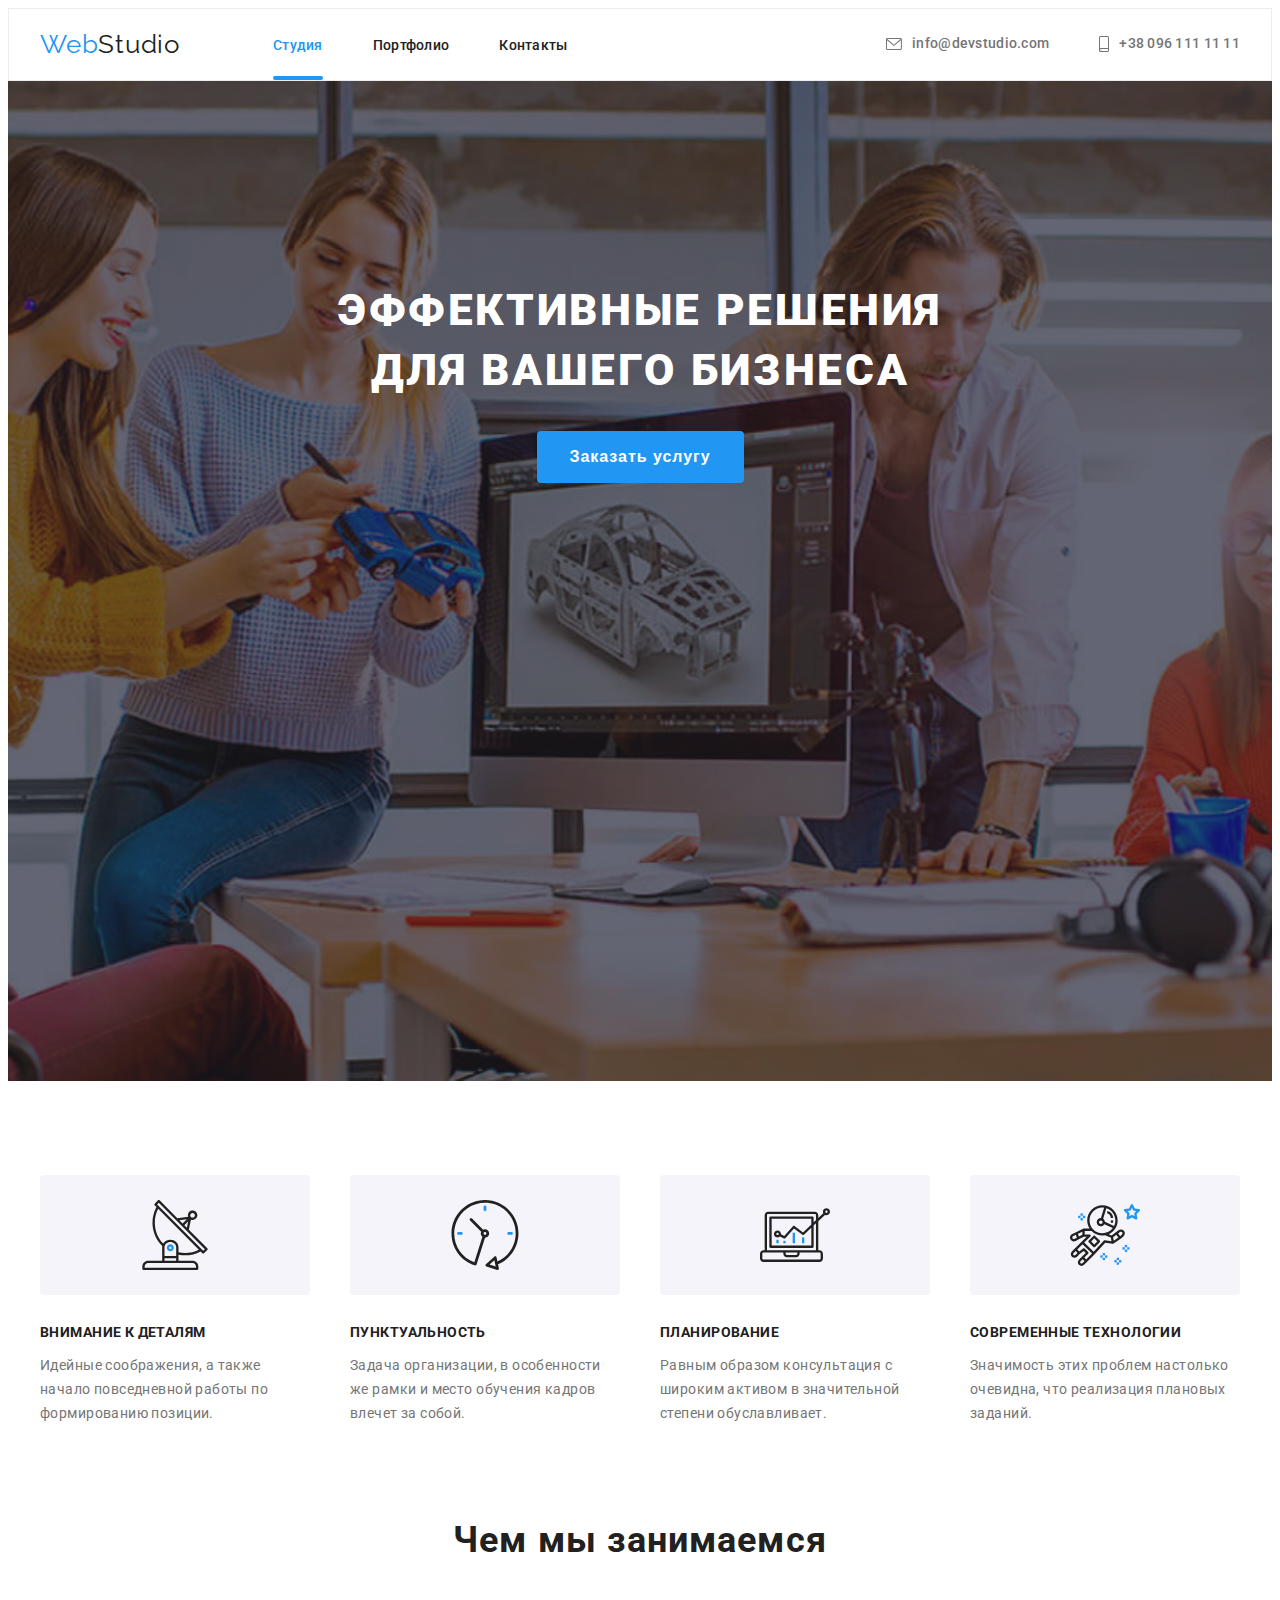
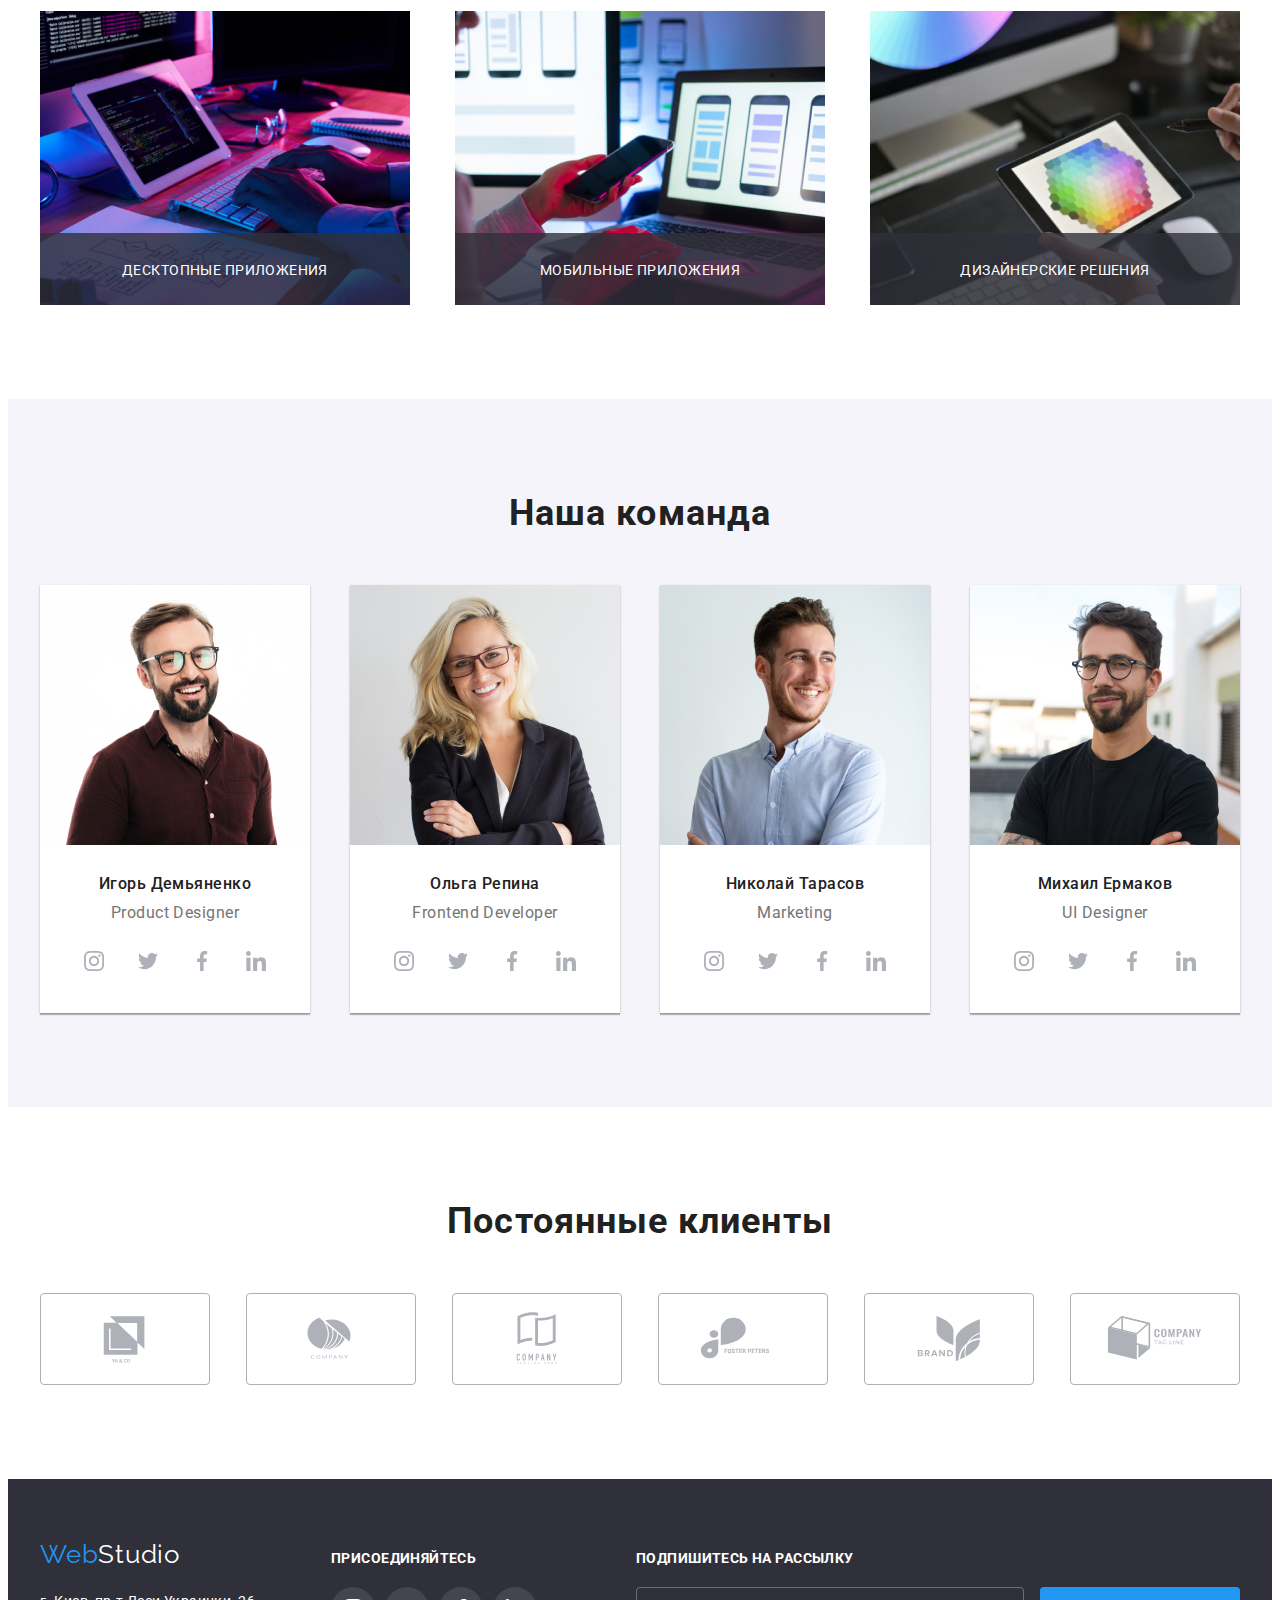
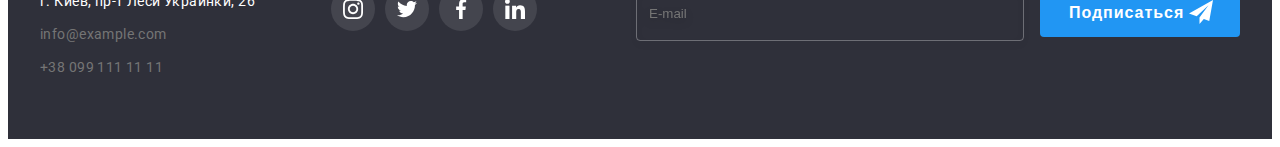
<file: index.html>
<!DOCTYPE html>
<html lang="ru">
  <head>
    <meta charset="UTF-8" />
    <meta http-equiv="X-UA-Compatible" content="IE=edge" />
    <meta name="viewport" content="width=device-width, initial-scale=1.0" />
    <title>goit-markup-hw-06</title>
    <link rel="preconnect" href="https://fonts.gstatic.com" />
    <link
      href="https://fonts.googleapis.com/css2?family=Raleway:wght@700&family=Roboto:wght@400;500;700;900&display=swap"
      rel="stylesheet"
    />
    <link
    rel="stylesheet"
    href="https://cdnjs.cloudflare.com/ajax/libs/animate.css/4.1.1/animate.min.css"
  />
    <link
      rel="stylesheet"
      href="https://cdnjs.cloudflare.com/ajax/libs/modern-normalize/1.0.0/modern-normalize.min.css"
      integrity="sha512-ISS7cAi1PEhQ8jnbJpJZMd29NlhNj4AWYyLOSp2CE/CsHxTCu+r+t0D2yoJudVrd0/8fTVPUVDzY5Tvli75u/g=="
      crossorigin="anonymous"
    />
    <link rel="stylesheet" href="./css/styles.css" />
  </head>
  <body>
    <!-- /*========================  header  ==============================*/  -->
    <header class="header-index">
      <div class="container header-container">
          <a class="logo-link link" href="/index.html" lang="en"
          >Web<span class="logo-link-accent">Studio</span></a>
        <nav class="navigation">
          <ul class="navigation-menu list active ">
            <li class="navigation-menu-item">
              <a class="navigation-menu-link link current" href="./index.html">Студия</a>
            </li>
            <li class="navigation-menu-item">
              <a class="navigation-menu-link link" href="./portfolio.html">Портфолио</a>
            </li>
            <li class="navigation-menu-item">
              <a class="navigation-menu-link link" href="#">Контакты</a>
            </li>
          </ul>
        </nav> 
         <ul class="contact-menu">
          <li class="contact-menu-item list">
            <a class="contact-menu-item-link link" href="mailto:info@devstudio.com">
              <svg class="icon-envelope">
                <use href="./images/sprite.svg#icon-envelope"></use>
              </svg>
              info@devstudio.com</a>
          </li>
          <li class="contact-menu-item list">
            <a class="contact-menu-item-link link" href="tel:+380961111111">
              <svg class="icon-smartphone">
                <use href="./images/sprite.svg#icon-smartphone"></use>
              </svg>+38 096 111 11 11</a>
          </li>
        </ul>
       </div>
      </div>
    </header>
    <!-- /*========================  end header  ==============================*/ -->
    <main>
      <!-- /*========================  foundation  ==============================*/ -->
      <section class="foundation">
        <div class="foundations-side">
          <h1 class="foundation-title">
            Эффективные решения <br />
            для вашего бизнеса
          </h1>
          <button  class="modal-btn" type="button" data-modal-open>Заказать услугу</button>
        </div>
      </section>
      <!-- /*======================== end foundation  ==============================*/ -->
      <!-- /*======================== features  ==============================*/ -->
      <section class="features">
        <div class="container section">
          <h2 class="suptitle" hidden>Особенности</h2>
          <ul class="features-menu-list list">
            <li class="features-menu-list-item">
              <div class="features-icon">
               <svg class="icon-menu">
                <use href="./images/sprite.svg#icon-antenna"></use>
                </svg> 
              </div>
              <h3 class="features-title">Внимание к деталям</h3>
              <p class="description">
                Идейные соображения, а также начало повседневной работы по формированию позиции.
              </p>
            </li>
            <li class="features-menu-list-item">
              <div class="features-icon">
                <svg class="icon-menu">
                <use href="./images/sprite.svg#icon-clock"></use>
                </svg>
              </div>
              <h3 class="features-title">Пунктуальность</h3>
              <p class="description">
                Задача организации, в особенности же рамки и место обучения кадров влечет за собой.
              </p>
            </li>
            <li class="features-menu-list-item">
              <div class="features-icon">
                <svg class="icon-menu">
                <use href="./images/sprite.svg#icon-diagram"></use>
                </svg>
              </div>
              <h3 class="features-title">Планирование</h3>
              <p class="description">
                Равным образом консультация с широким активом в значительной степени обуславливает.
              </p>
            </li>
            <li class="features-menu-list-item">
              <div class="features-icon">
                <svg class="icon-menu">
                <use href="./images/sprite.svg#icon-astronaut"></use>
                </svg>
              </div>
              <h3 class="features-title">Современные технологии</h3>
              <p class="description">
                Значимость этих проблем настолько очевидна, что реализация плановых заданий.
              </p>
            </li>
          </ul>
        </div>
      </section>
      <!-- /*======================== end features  ==============================*/ -->
      <!-- /*======================== classes  ==============================*/ -->
      <section class="classes ">
        <div class="container">
          <h2 class="suptitle">Чем мы занимаемся</h2>
          <ul class="classes-menu-list list">
            <li class="classes-menu-list-item">
              <img src="./images/work/box1.jpg" alt="programming" width="370" height="294" />
              <p class="classes-overlay">
                Десктопные приложения
              </p>
            </li>
            <li class="classes-menu-list-item">
              <img src="./images/work/box2.jpg" alt="optimization" width="370" height="294" />
              <p class="classes-overlay">
                Мобильные приложения
              </p>
            </li>
            <li class="classes-menu-list-item">
              <img src="./images/work/box3.jpg" alt="design" width="370" height="294" />
              <p class="classes-overlay">
                Дизайнерские решения
              </p>
            </li>
          </ul>
        </div>
      </section>
      <!-- /*======================== end classes  ==============================*/ -->
      <!-- /*======================== team  ==============================*/ -->
      <section class="team">
        <div class="container section">
          <h2 class="suptitle">Наша команда</h2>
          <ul class="team-menu-list list">
            <li class="team-menu-list-item">
              <img
                class="team-menu-list-img"
                src="./images/team/igor.jpg"
                alt="photo of the company's product designer WebStudio"
                width="270"
                height="260"/>
              <div class="team-menu-list-content">
                <h3 class="team-title">Игорь Демьяненко</h3>
                <p class="descriptions" lang="en">Product Designer</p>
                <ul class="social-list list">
                  <li class="social-list-item">
                    <a href="" class="social-list-link link">
                      <svg class="social-list-icon">
                        <use href="./images/sprite.svg#icon-instagram"></use>
                      </svg>
                    </a>
                  </li>
                  <li class="social-list-item">
                    <a href="" class="social-list-link link">
                      <svg class="social-list-icon">
                        <use href="./images/sprite.svg#icon-twitter"></use>
                      </svg>
                    </a>
                  </li>
                  <li class="social-list-item">
                    <a href="" class="social-list-link link">
                      <svg class="social-list-icon">
                        <use href="./images/sprite.svg#icon-facebook"></use>
                      </svg>
                    </a>
                  </li>
                  <li class="social-list-item">
                    <a href="" class="social-list-link link">
                      <svg class="social-list-icon">
                        <use href="./images/sprite.svg#icon-linkedin"></use>
                      </svg>
                    </a>
                  </li>
                </ul>
              </div>
            </li>
            <li class="team-menu-list-item">
              <img
                class="team-menu-list-img"
                src="./images/team/olga.jpg"
                alt="photo of the company's frontend developer WebStudio"
                width="270"
                height="260"
              />
              <div class="team-menu-list-content">
                <h3 class="team-title">Ольга Репина</h3>
                <p class="descriptions" lang="en">Frontend Developer</p>
                <ul class="social-list list">
                  <li class="social-list-item">
                    <a href="" class="social-list-link link">
                      <svg class="social-list-icon">
                        <use href="./images/sprite.svg#icon-instagram"></use>
                      </svg>
                    </a>
                  </li>
                  <li class="social-list-item">
                    <a href="" class="social-list-link link">
                      <svg class="social-list-icon">
                        <use href="./images/sprite.svg#icon-twitter"></use>
                      </svg>
                    </a>
                  </li>
                  <li class="social-list-item">
                    <a href="" class="social-list-link link">
                      <svg class="social-list-icon">
                        <use href="./images/sprite.svg#icon-facebook"></use>
                      </svg>
                    </a>
                  </li>
                  <li class="social-list-item">
                    <a href="" class="social-list-link link">
                      <svg class="social-list-icon">
                        <use href="./images/sprite.svg#icon-linkedin"></use>
                      </svg>
                    </a>
                  </li>
                </ul>
              </div>
            </li>
            <li class="team-menu-list-item">
              <img
                class="team-menu-list-img"
                src="./images/team/nicolai.jpg"
                alt="photo of the company's marketing WebStudio"
                width="270"
                height="260"
              />
              <div class="team-menu-list-content">
                <h3 class="team-title">Николай Тарасов</h3>
                <p class="descriptions" lang="en">Marketing</p>
                <ul class="social-list list">
                  <li class="social-list-item">
                    <a href="" class="social-list-link link">
                      <svg class="social-list-icon">
                        <use href="./images/sprite.svg#icon-instagram"></use>
                      </svg>
                    </a>
                  </li>
                  <li class="social-list-item">
                    <a href="" class="social-list-link link">
                      <svg class="social-list-icon">
                        <use href="./images/sprite.svg#icon-twitter"></use>
                      </svg>
                    </a>
                  </li>
                  <li class="social-list-item">
                    <a href="" class="social-list-link link">
                      <svg class="social-list-icon">
                        <use href="./images/sprite.svg#icon-facebook"></use>
                      </svg>
                    </a>
                  </li>
                  <li class="social-list-item">
                    <a href="" class="social-list-link link">
                      <svg class="social-list-icon">
                        <use href="./images/sprite.svg#icon-linkedin"></use>
                      </svg>
                    </a>
                  </li>
                </ul>
              </div>
            </li>
            <li class="team-menu-list-item">
              <img
                class="team-menu-list-img"
                src="./images/team/mihail.jpg"
                alt="photo of the company's ui designer WebStudio"
                width="270"
                height="260"
              />
              <div class="team-menu-list-content">
                <h3 class="team-title">Михаил Ермаков</h3>
                <p class="descriptions" lang="en">UI Designer</p>
                <ul class="social-list list">
                  <li class="social-list-item">
                    <a href="" class="social-list-link link">
                      <svg class="social-list-icon">
                        <use href="./images/sprite.svg#icon-instagram"></use>
                      </svg>
                    </a>
                  </li>
                  <li class="social-list-item">
                    <a href="" class="social-list-link link">
                      <svg class="social-list-icon">
                        <use href="./images/sprite.svg#icon-twitter"></use>
                      </svg>
                    </a>
                  </li>
                  <li class="social-list-item">
                    <a href="" class="social-list-link link">
                      <svg class="social-list-icon">
                        <use href="./images/sprite.svg#icon-facebook"></use>
                      </svg>
                    </a>
                  </li>
                  <li class="social-list-item">
                    <a href="" class="social-list-link link">
                      <svg class="social-list-icon">
                        <use href="./images/sprite.svg#icon-linkedin"></use>
                      </svg>
                    </a>
                  </li>
                </ul>
              </div>
            </li>
          </ul>
        </div>
      </section> 
      <!-- /*======================== end team  ==============================*/ -->
      <!-- /*======================== company  ==============================*/ -->
      <section class="company">
        <div class="container section">
          <h2 class="suptitle">Постоянные клиенты</h2>
          <ul class="company-list list">
            <li class="company-list-item">
              <a href="" class="company-list-link link">
                <svg class="company-list-icon">
                  <use href="./images/sprite.svg#icon-yoco"></use>
                </svg>
              </a>
            </li>
            <li class="company-list-item">
              <a href="" class="company-list-link link">
                <svg class="company-list-icon">
                  <use href="./images/sprite.svg#icon-companyy"></use>
                </svg>
              </a>
            </li>
            <li class="company-list-item">
              <a href="" class="company-list-link link">
                <svg class="company-list-icon">
                  <use href="./images/sprite.svg#icon-company"></use>
                </svg>
              </a>
            </li>
            <li class="company-list-item">
              <a href="" class="company-list-link link">
                <svg class="company-list-icon">
                  <use href="./images/sprite.svg#icon-foster"></use>
                </svg>
              </a>
            </li>
            <li class="company-list-item">
              <a href="" class="company-list-link link">
                <svg class="company-list-icon">
                  <use href="./images/sprite.svg#icon-brand"></use>
                </svg>
              </a>
            </li>
            <li class="company-list-item">
              <a href="" class="company-list-link link">
                <svg class="company-list-icon">
                  <use href="./images/sprite.svg#icon-tag"></use>
                </svg>
              </a>
            </li>
          </ul>
        </div>
      </section>
      <!-- /*======================== end company  ==============================*/ -->
         </main>
    <!-- /*======================== footer ==============================*/ -->
    <footer class="footer-index">
      <div class="footer-container container">
        <div class="logo-address">
         <a class="logo-link-position link" href="/index.html" lang="en">
          Web<span class="logo-link-footer">Studio</span></a>
         <address class="address-footer">
            <ul class="address-menu list">
                <li class="address-menu-item">
                  <a
                    class="address-menu-link link"
                    href="https://goo.gl/maps/he8rUo1UykEgCAoZ6"
                    target="_blank"
                    rel="noopener noreferrer"
                    >г. Киев, пр-т Леси Украинки, 26</a >
                </li>
                <li class="address-menu-item">
                  <a class="address-menu-links link" href="mailto:info@example.com">info@example.com</a>
                </li>
                <li class="address-menu-item">
                  <a class="address-menu-links link" href="tel:+380991111111">+38 099 111 11 11</a>
                </li>
            </ul>
          </address>
        </div>
        <div class="footer-menu-list-content">
              <h3 class="footer-title">ПРИСОЕДИНЯЙТЕСЬ</h3>
              <ul class="footer-list list">
                <li class="footer-list-item">
                  <a href="" class="footer-list-link link">
                    <svg class="footer-list-icon">
                      <use href="./images/sprite.svg#icon-instagram"></use>
                    </svg>
                  </a>
                </li>
                <li class="footer-list-item">
                  <a href="" class="footer-list-link link">
                    <svg class="footer-list-icon">
                      <use href="./images/sprite.svg#icon-twitter"></use>
                    </svg>
                  </a>
                </li>
                <li class="footer-list-item">
                  <a href="" class="footer-list-link link">
                    <svg class="footer-list-icon">
                      <use href="./images/sprite.svg#icon-facebook"></use>
                    </svg>
                  </a>
                </li>
                <li class="footer-list-item">
                  <a href="" class="footer-list-link link">
                    <svg class="footer-list-icon">
                      <use href="./images/sprite.svg#icon-linkedin"></use>
                    </svg>
                  </a>
                </li>
              </ul>
        </div>
        <div class="footer-menu-mailing">
          <h3 class="footer-title-mailing">ПОДПИШИТЕСЬ НА РАССЫЛКУ</h3>
          <form class="footer-input-mailing">
            <input type="mailing" name="footer-mailing" class="mailing-form-input" placeholder="E-mail" required>
            <button type="submit" class="mailing-form-btn">
              <p class="mailing-text">
                Подписаться
              </p>
            <svg class="mailing-list-icon-form">
                  <use href="./images/sprite.svg#icon-iconsend"></use>
            </svg>
          </button>
          </form>
        </div>
      </div>
    </footer>
    <!-- /*======================== end footer ==============================*/ -->
     <div class="backdrop is-hidden" data-modal>
            <div class="modal">
                <button type="button" class="modal-list-bt" data-modal-close>
                  <svg class="modal-list-icon">
                        <use href="./images/sprite.svg#icon-vector"></use>
                      </svg>
                </button>
                <form action="#" class="madal-form">
                  <p class="modal-form-head">Оставьте свои данные, мы вам перезвоним</p>
                  <label class="modal-form-field">
                    <p class="user-attribute">
                      Имя
                    </p>
                    <span class="modal-form-input-wrapper">
                    <input type="text" name="user-name" class="modal-form-input" minlength="2" required >
                    <svg class="modal-list-icon-form">
                        <use href="./images/sprite.svg#icon-person-black"></use>
                      </svg>   
                    </span>
                  </label>
                  <label class="modal-form-field">
                    <p class="user-attribute">
                      Телефон
                    </p>
                     <span class="modal-form-input-wrapper">
                    <input type="tel" name="user-phone" class="modal-form-input" required pattern="[0-9]{3}-[0-9]{3}-[0-9]{2}-[0-9]{2}" title="096-111-11-11" >
                    <svg class="modal-list-icon-form">
                        <use href="./images/sprite.svg#icon-phone-black"></use>
                      </svg>
                    </span>
                  </label>
                  <label class="modal-form-field">
                   <p class="user-attribute">
                     Почта
                   </p> 
                    <span class="modal-form-input-wrapper">
                    <input type="text" name="user-message" class="modal-form-input" required >
                    <svg class="modal-list-icon-form">
                        <use href="./images/sprite.svg#icon-email-black"></use>
                      </svg>
                    </span>
                  </label>
                  <label class="modal-form-field">
                    <p class="user-attribute">
                      Комментарий
                    </p>
                    <textarea name="user-comment" class="modal-form-comment" placeholder="Введите текст"></textarea>
                  </label>
                  <p class="policy">
                  <input type="checkbox" name="user-policy" class="modal-form-checkbox visually-hidden" id="checkbox-policy" required>
                  <label for="checkbox-policy" class="modal-form-checkbox-policy">
                    Соглашаюсь с рассылкой и принимаю <a class="modal-form-policy-link" href="">Условия договора</a>
                  </label>
                </p>         
                   <button type="submit" class="modal-form-btn">Отправить</button>
                </form>
            </div>
      </div>
    <script src="./js/modal.js"></script>
  </body>
</html>
</file>
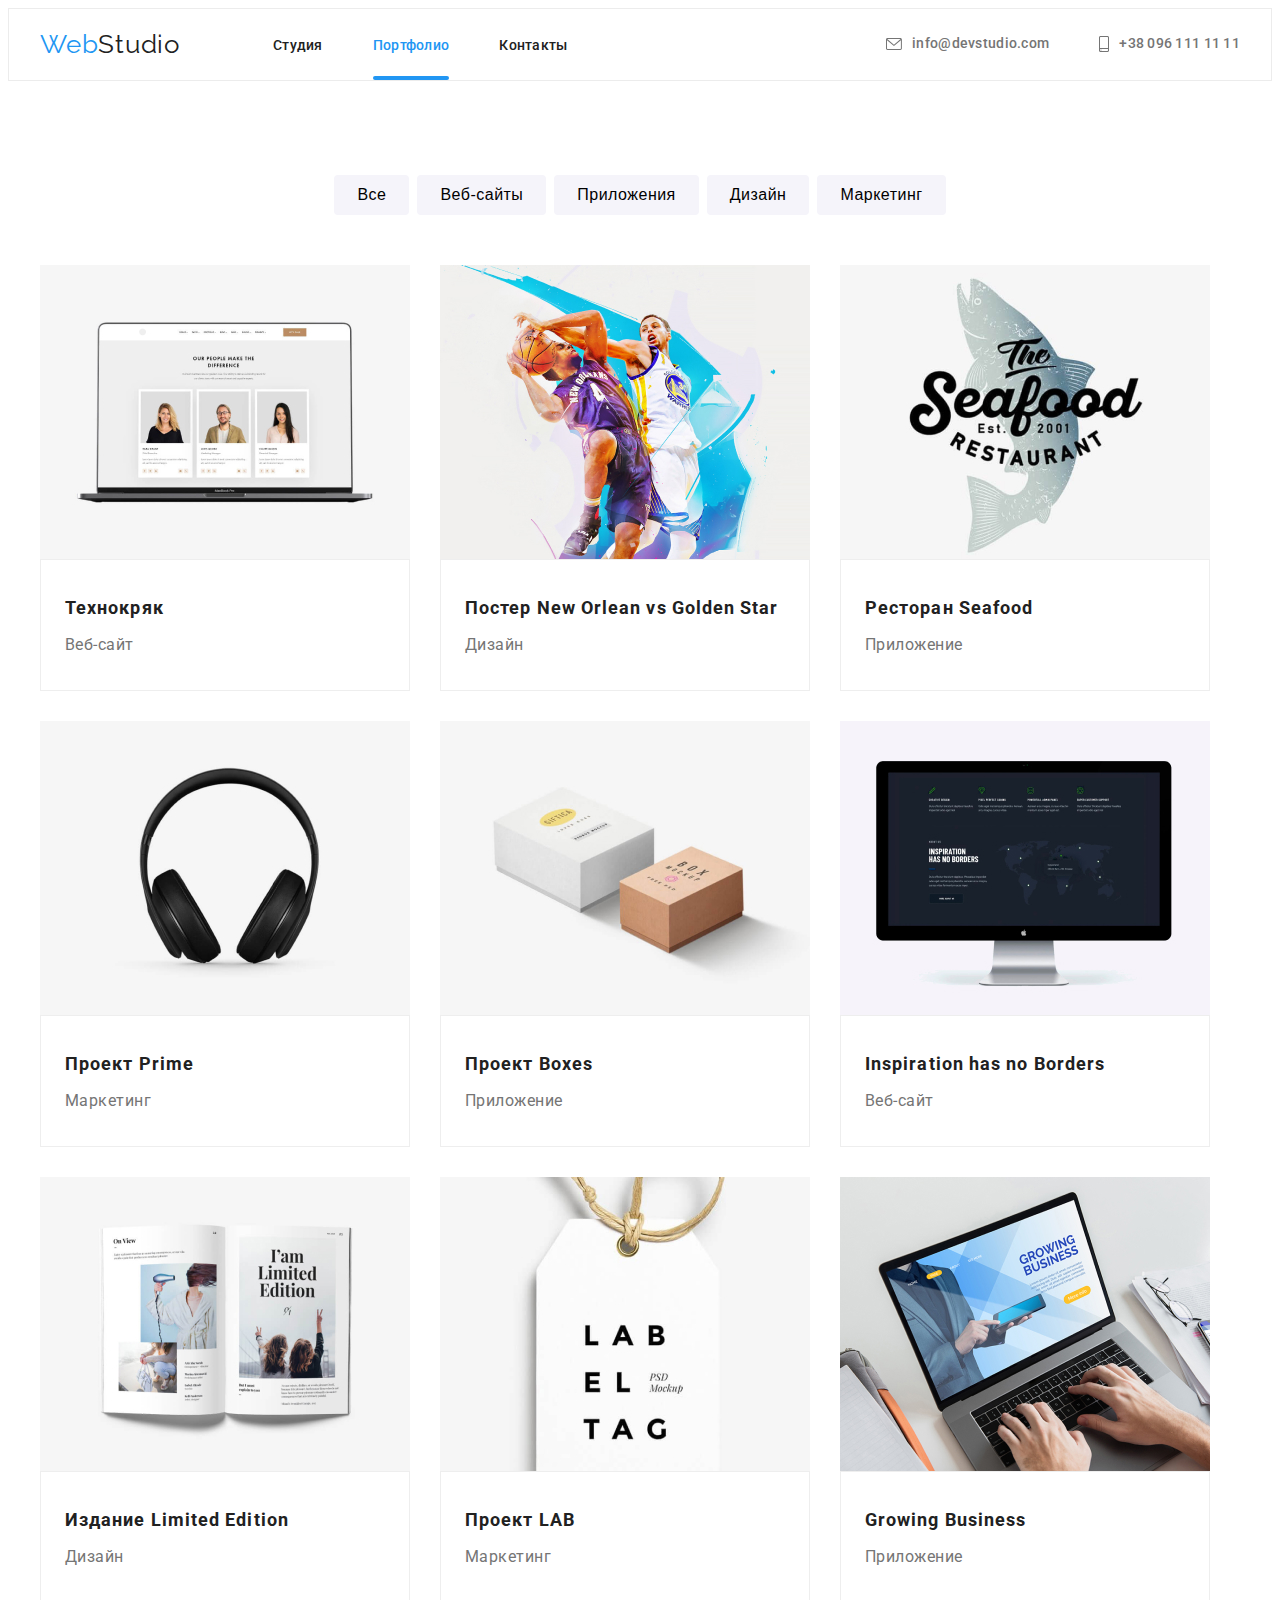
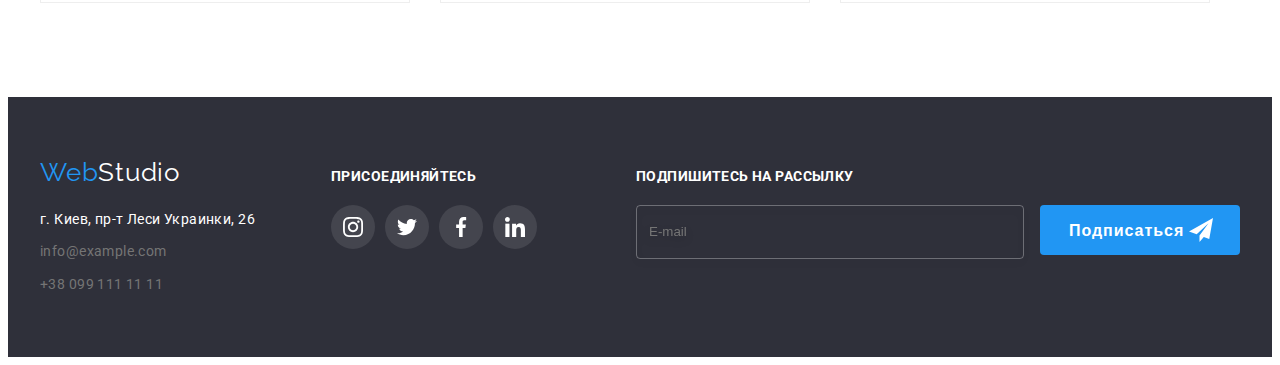
<file: portfolio.html>
<!DOCTYPE html>
<html lang="ru">
  <head>
    <meta charset="UTF-8" />
    <meta http-equiv="X-UA-Compatible" content="IE=edge" />
    <meta name="viewport" content="width=device-width, initial-scale=1.0" />
    <title>goit-markup-hw-06</title>
    <link rel="preconnect" href="https://fonts.gstatic.com" />
    <link
      href="https://fonts.googleapis.com/css2?family=Raleway:wght@700&family=Roboto:wght@400;500;700;900&display=swap"
      rel="stylesheet"
    />
    <link
      rel="stylesheet"
      href="https://cdnjs.cloudflare.com/ajax/libs/modern-normalize/1.0.0/modern-normalize.min.css"
      integrity="sha512-ISS7cAi1PEhQ8jnbJpJZMd29NlhNj4AWYyLOSp2CE/CsHxTCu+r+t0D2yoJudVrd0/8fTVPUVDzY5Tvli75u/g=="
      crossorigin="anonymous"
    />
    
    <link
      rel="stylesheet"
      href="https://cdnjs.cloudflare.com/ajax/libs/modern-normalize/1.0.0/modern-normalize.min.css"
      integrity="sha512-ISS7cAi1PEhQ8jnbJpJZMd29NlhNj4AWYyLOSp2CE/CsHxTCu+r+t0D2yoJudVrd0/8fTVPUVDzY5Tvli75u/g=="
      crossorigin="anonymous"
    />
    <link rel="stylesheet" href="./css/styles.css" />
  </head>
  <body>
    <!-- /*========================  header  ==============================*/  -->
    <header class="header-index">
      <div class="container header-container">
          <a class="logo-link link" href="/index.html" lang="en"
          >Web<span class="logo-link-accent">Studio</span></a>
        <nav class="navigation">
          <ul class="navigation-menu list">
            <li class="navigation-menu-item">
              <a class="navigation-menu-link link" href="./index.html">Студия</a>
            </li>
            <li class="navigation-menu-item">
              <a class="navigation-menu-link link current" href="./portfolio.html">Портфолио</a>
            </li>
            <li class="navigation-menu-item">
              <a class="navigation-menu-link link" href="#">Контакты</a>
            </li>
          </ul>
        </nav> 
         <ul class="contact-menu">
          <li class="contact-menu-item list">
            <a class="contact-menu-item-link link" href="mailto:info@devstudio.com">
              <svg class="icon-envelope">
                <use href="./images/sprite.svg#icon-envelope"></use>
              </svg>
              info@devstudio.com</a>
          </li>
          <li class="contact-menu-item list">
            <a class="contact-menu-item-link link" href="tel:+380961111111">
              <svg class="icon-smartphone">
                <use href="./images/sprite.svg#icon-smartphone"></use>
              </svg>+38 096 111 11 11</a>
          </li>
        </ul>
       </div>
      </div>
    </header>
    <!-- /*========================  end header  ==============================*/ -->
    <main>
      <!-- /*========================  portfolio  ==============================*/ -->
      <section class="portfolio">
        <div class="container section">
          <h1 class="portfolio-title" hidden>Портфолио</h1>
          <ul class="portfolio-menu list">
            <li class="portfolio-menu-item">
              <button class="portfolio-modal-btn" type="button">Все</button>
            </li>
            <li class="portfolio-menu-item">
              <button class="portfolio-modal-btn" type="button">Веб-сайты</button>
            </li>
            <li class="portfolio-menu-item">
              <button class="portfolio-modal-btn" type="button">Приложения</button>
            </li>
            <li class="portfolio-menu-item">
              <button class="portfolio-modal-btn" type="button">Дизайн</button>
            </li>
            <li class="portfolio-menu-item">
              <button class="portfolio-modal-btn" type="button">Маркетинг</button>
            </li>
          </ul>
          <!-- /*========================  end portfolio  ==============================*/ -->
          <!-- /*========================  works  ==============================*/ -->
          <h2 class="suptitles" hidden>Наши работы</h2>
          <ul class="works-menu-list list">
            <li class="works-menu-list-item">
              <a href="#" class="box link">  
              <div class="works-menu-img-item">
                     <img
                      class="works-menu-list-img"
                      src="./images/our_work/tehno.jpg"
                      alt="laptop with website image"
                      width="370"
                      height="294"/>
                      <p class="overlay">
                          Технокряк это современная площадка распространения коронавируса. Компании используют эту платформу для цифрового шпионажа и атак на защищённые сервера конкурентов.
                      </p>
              </div>
              <div class="works-menu-list-content">
                <h3 class="works-title">Технокряк</h3>
                <p class="works-descriptions">Веб-сайт</p>
              </div>
                  </a>
            </li>
            <li class="works-menu-list-item">
              <a href="#" class="box link">  
              <div class="works-menu-img-item">
              <img
                class="works-menu-list-img"
                src="./images/our_work/neworlean.jpg"
                alt="two basketball players compete"
                width="370"
                height="294"/>
                      <p class="overlay">
                          Технокряк это современная площадка распространения коронавируса. Компании используют эту платформу для цифрового шпионажа и атак на защищённые сервера конкурентов.
                        </p>
               </div>
              <div class="works-menu-list-content">
                <h3 class="works-title">Постер New Orlean vs Golden Star</h3>
                <p class="works-descriptions">Дизайн</p>
              </div>
              </a>
            </li>
            <li class="works-menu-list-item">
              <a href="#" class="box link">  
              <div class="works-menu-img-item"> 
              <img
                class="works-menu-list-img"
                src="./images/our_work/seafood.jpg"
                alt="fish logo with title Seafood"
                width="370"
                height="294"/>
                      <p class="overlay">
                          Технокряк это современная площадка распространения коронавируса. Компании используют эту платформу для цифрового шпионажа и атак на защищённые сервера конкурентов.
                        </p>
                  </div>
              <div class="works-menu-list-content">
                <h3 class="works-title">Ресторан Seafood</h3>
                <p class="works-descriptions">Приложение</p>
              </div>
              </a>
            </li>
            <li class="works-menu-list-item">
              <a href="#" class="box link">  
              <div class="works-menu-img-item"> 
              <img
                class="works-menu-list-img"
                src="./images/our_work/prime.jpg"
                alt="black headphone image"
                width="370"
                height="294"
              />
                      <p class="overlay">
                          Технокряк это современная площадка распространения коронавируса. Компании используют эту платформу для цифрового шпионажа и атак на защищённые сервера конкурентов.
                        </p>
                  </div>
              <div class="works-menu-list-content">
                <h3 class="works-title">Проект Prime</h3>
                <p class="works-descriptions">Маркетинг</p>
              </div>
              </a>
            </li>
            <li class="works-menu-list-item">
              <a href="#" class="box link">  
              <div class="works-menu-img-item"> 
              <img
                class="works-menu-list-img"
                src="./images/our_work/boxes.jpg"
                alt="image of two boxes white and brown"
                width="370"
                height="294"
              />
                      <p class="overlay">
                          Технокряк это современная площадка распространения коронавируса. Компании используют эту платформу для цифрового шпионажа и атак на защищённые сервера конкурентов.
                        </p>
                  </div>
              <div class="works-menu-list-content">
                <h3 class="works-title">Проект Boxes</h3>
                <p class="works-descriptions">Приложение</p>
              </div>
              </a>
            </li>
            <li class="works-menu-list-item">
              <a href="#" class="box link">  
              <div class="works-menu-img-item"> 
              <img
                class="works-menu-list-img"
                src="./images/our_work/borders.jpg"
                alt="computer with website image"
                width="370"
                height="294"
              />
                      <p class="overlay">
                          Технокряк это современная площадка распространения коронавируса. Компании используют эту платформу для цифрового шпионажа и атак на защищённые сервера конкурентов.
                        </p>
                  </div>
              <div class="works-menu-list-content">
                <h3 class="works-title">Inspiration has no Borders</h3>
                <p class="works-descriptions">Веб-сайт</p>
              </div>
              </a>
            </li>
            <li class="works-menu-list-item">
               <a href="#" class="box link">  
              <div class="works-menu-img-item"> 
              <img
                class="works-menu-list-img"
                src="./images/our_work/edition.jpg"
                alt="expanded log"
                width="370"
                height="294"
              />
                      <p class="overlay">
                          Технокряк это современная площадка распространения коронавируса. Компании используют эту платформу для цифрового шпионажа и атак на защищённые сервера конкурентов.
                        </p>
                  </div>
              <div class="works-menu-list-content">
                <h3 class="works-title">Издание Limited Edition</h3>
                <p class="works-descriptions">Дизайн</p>
              </div>
              </a>
            </li>
            <li class="works-menu-list-item">
              <a href="#" class="box link">  
              <div class="works-menu-img-item">  
              <img
                class="works-menu-list-img"
                src="./images/our_work/lab.jpg"
                alt="name label lab el tag"
                width="370"
                height="294"
              />
                      <p class="overlay">
                          Технокряк это современная площадка распространения коронавируса. Компании используют эту платформу для цифрового шпионажа и атак на защищённые сервера конкурентов.
                        </p>
                  </div>
              <div class="works-menu-list-content">
                <h3 class="works-title">Проект LAB</h3>
                <p class="works-descriptions">Маркетинг</p>
              </div>
              </a>
            </li>
            <li class="works-menu-list-item">
              <a href="#" class="box link">  
              <div class="works-menu-img-item">   
              <img
                class="works-menu-list-img"
                src="./images/our_work/business.jpg"
                alt="laptop that a person is working on"
                width="370"
                height="294"
              />
                      <p class="overlay">
                          Технокряк это современная площадка распространения коронавируса. Компании используют эту платформу для цифрового шпионажа и атак на защищённые сервера конкурентов.
                        </p>
                  </div>
              <div class="works-menu-list-content">
                <h3 class="works-title">Growing Business</h3>
                <p class="works-descriptions">Приложение</p>
              </div>
              </a>
            </li>
          </ul>
        </div>
      </section>
      <!-- /*========================  end works  ==============================*/ -->
    </main>
    <!-- /*======================== footer ==============================*/ -->
     <footer class="footer-index">
      <div class="footer-container container">
        <div class="logo-address">
         <a class="logo-link-position link" href="/index.html" lang="en">
          Web<span class="logo-link-footer">Studio</span></a>
         <address class="address-footer">
            <ul class="address-menu list">
                <li class="address-menu-item">
                  <a
                    class="address-menu-link link"
                    href="https://goo.gl/maps/he8rUo1UykEgCAoZ6"
                    target="_blank"
                    rel="noopener noreferrer"
                    >г. Киев, пр-т Леси Украинки, 26</a >
                </li>
                <li class="address-menu-item">
                  <a class="address-menu-links link" href="mailto:info@example.com">info@example.com</a>
                </li>
                <li class="address-menu-item">
                  <a class="address-menu-links link" href="tel:+380991111111">+38 099 111 11 11</a>
                </li>
            </ul>
          </address>
        </div>
        <div class="footer-menu-list-content">
              <h3 class="footer-title">ПРИСОЕДИНЯЙТЕСЬ</h3>
              <ul class="footer-list list">
                <li class="footer-list-item">
                  <a href="" class="footer-list-link link">
                    <svg class="footer-list-icon">
                      <use href="./images/sprite.svg#icon-instagram"></use>
                    </svg>
                  </a>
                </li>
                <li class="footer-list-item">
                  <a href="" class="footer-list-link link">
                    <svg class="footer-list-icon">
                      <use href="./images/sprite.svg#icon-twitter"></use>
                    </svg>
                  </a>
                </li>
                <li class="footer-list-item">
                  <a href="" class="footer-list-link link">
                    <svg class="footer-list-icon">
                      <use href="./images/sprite.svg#icon-facebook"></use>
                    </svg>
                  </a>
                </li>
                <li class="footer-list-item">
                  <a href="" class="footer-list-link link">
                    <svg class="footer-list-icon">
                      <use href="./images/sprite.svg#icon-linkedin"></use>
                    </svg>
                  </a>
                </li>
              </ul>
        </div>
        <div class="footer-menu-mailing">
          <h3 class="footer-title-mailing">ПОДПИШИТЕСЬ НА РАССЫЛКУ</h3>
          <form class="footer-input-mailing">
            <input type="mailing" name="footer-mailing" class="mailing-form-input" placeholder="E-mail" required>
            <button type="submit" class="mailing-form-btn">
              <p class="mailing-text">
                Подписаться
              </p>
            <svg class="mailing-list-icon-form">
                  <use href="./images/sprite.svg#icon-iconsend"></use>
            </svg>
          </button>
          </form>
        </div>
      </div>
    </footer>
    <!-- /*======================== end footer ==============================*/ -->
  </body>
</html>
</file>
<file: css/styles.css>
:root {
  --main-font: 'Roboto', sans-serif;
  --secondary-font: 'Raleway', sans-serif;
  --title-text-color: #212121;
  --accent-color: #2196f3;
  --secondary-title-text-color: #757575;
  --secondary-accent-color: #ffffff;
  --accent-background-color: #f5f4fa;
  --social-accent-color: #afb1b8;
  --secondary-btn-color: #188ce8;
  --border-header-color: #ececec;
  --secondary-background-color: #c4c4c4;
  --background-footer-color: #2f303a;
  --works-menu-border-color: #eeeeee;
  --modal-list-icon-fill: #000000;
  --background-valid: green;
  --background-invalid: red;
}
h1,
h2,
h3,
h4,
h5,
h6,
p {
  margin-top: 0;
  margin-bottom: 0;
}
ul,
ol {
  margin-top: 0;
  margin-bottom: 0;
  padding-left: 0;
}
img {
  display: block;
}
.list {
  list-style: none;
}
.link {
  text-decoration: none;
  color: var(--title-text-color);
}
.current {
  color: var(--accent-color);
}
.section {
  padding-top: 94px;
  padding-bottom: 94px;
}
.container {
  width: 1200px;
  padding-left: 15px;
  padding-right: 15px;
  margin: 0 auto;
}
.button {
  cursor: not-allowed;
}
.visually-hidden {
  position: absolute !important;
  clip: rect(1px 1px 1px 1px);
  /* IE6, IE7 */
  clip: rect(1px, 1px, 1px, 1px);
  padding: 0 !important;
  border: 0 !important;
  height: 1px !important;
  width: 1px !important;
  overflow: hidden;
}

/*========================  components  ==============================*/
body {
  font-family: var(--main-font);
  color: var(--title-text-color);
}

.description {
  font-size: 14px;
  line-height: 1.71;
  letter-spacing: 0.03em;
  color: var(--secondary-title-text-color);
}
.suptitle {
  font-size: 36px;
  line-height: 1.16;
  letter-spacing: 0.03em;
  text-align: center;
  margin-bottom: 50px;
}
.social-list {
  display: flex;
  justify-content: space-between;
}
.social-list-link {
  display: flex;
  justify-content: center;
  align-items: center;
  width: 44px;
  height: 44px;
  background-color: var(--secondary-accent-color);
  border-radius: 50%;

  transition-property: background-color;
  transition-duration: 250ms;
  transition-timing-function: cubic-bezier(0.4, 0, 0.2, 1);
}
.social-list-link:hover,
.social-list-link:focus {
  background-color: var(--accent-color);
}
.social-list-icon {
  width: 20px;
  height: 20px;
  fill: var(--social-accent-color);

  transition-property: fill;
  transition-duration: 250ms;
  transition-timing-function: cubic-bezier(0.4, 0, 0.2, 1);
}
.social-list-link:hover .social-list-icon,
.social-list-link:focus .social-list-icon {
  fill: var(--secondary-accent-color);
}
/*========================  end components   ==============================*/
/*========================  header  ==============================*/
.header-container {
  display: flex;
  align-items: center;
}
.header-index {
  border: 1px solid var(--border-header-color);
}
.logo-link {
  display: inline-block;
  padding: 20px 0px;
  font-family: var(--secondary-font);
  font-size: 26px;
  line-height: 1.19;
  letter-spacing: 0.03em;
  color: var(--accent-color);

  margin-right: 93px;
}
.logo-link-accent {
  color: var(--title-text-color);
}
.navigation-menu {
  display: flex;
  align-items: center;
}
.navigation-menu-link {
  position: relative;
  font-weight: 500;
  font-size: 14px;
  padding-top: 27px;
  padding-bottom: 27px;
  line-height: 1.14;
  letter-spacing: 0.02em;
  transition-property: color;
  transition-duration: 250ms;
  transition-timing-function: cubic-bezier(0.4, 0, 0.2, 1);
}
.navigation-menu-link.current::after {
  content: '';
  position: absolute;
  left: 0;
  bottom: 0;
  display: inline-block;
  width: 100%;
  height: 4px;
  border-radius: 2px;
  opacity: 1;
  background-color: var(--accent-color);
}
.navigation-menu-item {
  margin-right: 50px;
}
.navigation-menu-item:last-child {
  margin-right: 0px;
}
.navigation-menu-link:hover,
.navigation-menu-link:focus {
  color: var(--accent-color);
}
.contact-menu {
  display: flex;
  align-items: center;
  margin-left: auto;
}
.contact-menu-item {
  margin-right: 50px;
}
.contact-menu-item:last-child {
  margin-right: 0px;
}
.contact-menu-item-link {
  display: flex;
  align-items: center;
  font-weight: 500;
  font-size: 14px;
  line-height: 1.14;
  letter-spacing: 0.02em;
  color: var(--secondary-title-text-color);
  transition-property: color;
  transition-duration: 250ms;
  transition-timing-function: cubic-bezier(0.4, 0, 0.2, 1);
}
.contact-menu-item-link:hover,
.contact-menu-item-link:focus {
  color: var(--accent-color);
}
.contact-menu-item-link:hover .icon-envelope,
.contact-menu-item-link:focus .icon-envelope {
  fill: var(--accent-color);
}
.contact-menu-item-link:hover .icon-smartphone,
.contact-menu-item-link:focus .icon-smartphone {
  fill: var(--accent-color);
}
.icon-envelope {
  width: 16px;
  height: 12px;
  margin-right: 10px;
  fill: var(--secondary-title-text-color);
  transition-property: fill;
  transition-duration: 250ms;
  transition-timing-function: cubic-bezier(0.4, 0, 0.2, 1);
}
.icon-smartphone {
  width: 10px;
  height: 16px;
  margin-right: 10px;
  fill: var(--secondary-title-text-color);
  transition-property: fill;
  transition-duration: 250ms;
  transition-timing-function: cubic-bezier(0.4, 0, 0.2, 1);
}
/*========================  end header  ==============================*/
/*========================  foundation  ==============================*/
.foundation {
  max-width: 1600px;
  height: 600px;
  margin-left: auto;
  margin-right: auto;
  text-align: center;
  padding-top: 200px;
  padding-bottom: 200px;
  background-size: cover;
  background-position: center;
  background-image: linear-gradient(rgba(47, 48, 58, 0.4), rgba(47, 48, 58, 0.4)),
    url('../images/foun/error.jpg');
  background-color: var(--secondary-background-color);
}
.foundation-title {
  margin-bottom: 30px;
  font-weight: 900;
  font-size: 44px;
  line-height: 1.36;
  letter-spacing: 0.06em;
  text-transform: uppercase;
  color: var(--secondary-accent-color);
}
.modal-btn {
  padding: 10px 32px;
  font-weight: 700;
  font-size: 16px;
  line-height: 1.87;
  background: var(--accent-color);
  letter-spacing: 0.06em;
  cursor: pointer;
  border-radius: 4px;
  border: 1px solid transparent;
  color: var(--secondary-accent-color);

  transition-property: background-color;
  transition-duration: 250ms;
  transition-timing-function: cubic-bezier(0.4, 0, 0.2, 1);
}
.modal-btn:hover,
.modal-btn:focus {
  background-color: var(--secondary-btn-color);
}
/*======================== end foundation  ==============================*/
/*======================== features  ==============================*/
.features-menu-list {
  display: flex;
  justify-content: space-between;
}
.features-menu-list-item {
  flex-basis: 270px;
}
.features-title {
  font-size: 14px;
  line-height: 1.14;
  letter-spacing: 0.03em;
  text-transform: uppercase;
  margin-bottom: 13px;
}
.features-icon {
  display: flex;
  justify-content: center;
  align-items: center;
  width: 270px;
  height: 120px;
  background: var(--accent-background-color);
  border-radius: 4px;
  margin-bottom: 30px;
}
.icon-menu {
  width: 70px;
  height: 70px;
}

/*======================== end features  ==============================*/
/*======================== classes ==============================*/
.classes-menu-list {
  display: flex;
  justify-content: space-between;
  margin-bottom: 94px;
}
.classes-menu-list-item {
  position: relative;
}
.classes-overlay {
  position: absolute;
  left: 0;
  bottom: 0;
  width: 100%;
  font-weight: var(--title-fw);
  font-size: 14px;
  line-height: 1.14;
  text-align: center;
  letter-spacing: 0.03em;
  text-transform: uppercase;
  padding: 30px 0px 27px 0px;
  color: var(--secondary-accent-color);
  background-color: rgba(47, 48, 58, 0.8);
}
/*======================== end classes ==============================*/
/*======================== team ==============================*/
.team {
  background: var(--accent-background-color);
}
.team-menu-list {
  display: flex;
  justify-content: space-between;
  flex-wrap: wrap;
}
.team-menu-list-item {
  box-shadow: 0px 1px 3px rgba(0, 0, 0, 0.12), 0px 1px 1px rgba(0, 0, 0, 0.14),
    0px 2px 1px rgba(0, 0, 0, 0.2);
}
.team-menu-list-content {
  padding-left: 32px;
  padding-right: 32px;
  padding-top: 30px;
  padding-bottom: 30px;
  background: var(--secondary-accent-color);
}
.team-title {
  font-weight: 500;
  font-size: 16px;
  line-height: 1.18;
  letter-spacing: 0.03em;
  text-align: center;
  margin-bottom: 10px;
}
.descriptions {
  font-size: 16px;
  line-height: 1.18;
  letter-spacing: 0.03em;
  color: var(--secondary-title-text-color);
  text-align: center;
  margin-bottom: 16px;
}
/*======================== end team ==============================*/
/*======================== company  ==============================*/
.company-list {
  display: flex;
  justify-content: space-between;
}
.company-list-link {
  display: flex;
  justify-content: center;
  align-items: center;
  width: 170px;
  height: 92px;
  border: 1px solid var(--social-accent-color);
  box-sizing: border-box;
  border-radius: 4px;

  transition-property: border;
  transition-duration: 250ms;
  transition-timing-function: cubic-bezier(0.4, 0, 0.2, 1);
}
.company-list-link:hover,
.company-list-link:focus {
  border: 1px solid var(--accent-color);
}
.company-list-icon {
  width: 106px;
  height: 60px;
  fill: var(--social-accent-color);

  transition-property: fill;
  transition-duration: 250ms;
  transition-timing-function: cubic-bezier(0.4, 0, 0.2, 1);
}
.company-list-link:hover .company-list-icon,
.company-list-link:focus .company-list-icon {
  fill: var(--accent-color);
}
/*======================== end company  ==============================*/
/*======================== footer ==============================*/
.footer-container {
  display: flex;
  align-items: baseline;
  justify-content: space-between;
}
.footer-index {
  background-color: var(--background-footer-color);
}
.logo-address {
  display: inline-block;
}
.logo-link-position {
  display: inline-block;
  font-family: var(--secondary-font);
  font-size: 26px;
  line-height: 1.19;
  letter-spacing: 0.03em;
  color: var(--accent-color);
  margin-top: 60px;
}
.address-footer {
  font-style: normal;
}

.address-menu {
  display: inline-block;
  margin-top: 20px;
  padding-bottom: 60px;
}
.address-menu-item {
  margin-bottom: 9px;
}
.address-menu-item:last-child {
  margin-bottom: 0px;
}

.logo-link-footer {
  color: var(--secondary-accent-color);
}
.address-menu-link {
  font-family: var(--main-font);
  font-size: 14px;
  line-height: 1.71;
  letter-spacing: 0.03em;
  color: var(--secondary-accent-color);

  transition-property: color;
  transition-duration: 250ms;
  transition-timing-function: cubic-bezier(0.4, 0, 0.2, 1);
}
.address-menu-links {
  font-family: var(--main-font);
  font-size: 14px;
  line-height: 1.71;
  letter-spacing: 0.03em;
  color: var(--secondary-title-text-color);

  transition-property: color;
  transition-duration: 250ms;
  transition-timing-function: cubic-bezier(0.4, 0, 0.2, 1);
}
.address-menu-link:hover,
.address-menu-link:focus {
  color: var(--accent-color);
}
.address-menu-links:hover,
.address-menu-links:focus {
  color: var(--accent-color);
}
.footer-menu-list-content {
  width: 206px;
  margin-left: 70px;
}
.footer-title {
  font-size: 14px;
  line-height: 1.14;
  letter-spacing: 0.03em;
  color: var(--secondary-accent-color);
  margin-bottom: 20px;
}
.footer-list {
  display: flex;
  justify-content: space-between;
}
.footer-list-link {
  display: flex;
  justify-content: center;
  align-items: center;
  width: 44px;
  height: 44px;
  background-color: rgba(255, 255, 255, 0.1);
  border-radius: 50%;

  transition-property: background-color;
  transition-duration: 250ms;
  transition-timing-function: cubic-bezier(0.4, 0, 0.2, 1);
}
.footer-list-link:hover,
.footer-list-link:focus {
  background-color: var(--accent-color);
}
.footer-list-icon {
  width: 20px;
  height: 20px;
  fill: var(--secondary-accent-color);

  transition-property: fill;
  transition-duration: 250ms;
  transition-timing-function: cubic-bezier(0.4, 0, 0.2, 1);
}
.footer-list-link:hover .footer-list-icon,
.footer-list-link:focus .footer-list-icon {
  fill: var(--secondary-accent-color);
}
.footer-menu-mailing {
  display: inline-block;
}
.footer-title-mailing {
  display: inline-block;
  margin-bottom: 20px;
  font-weight: 700;
  text-transform: uppercase;
  font-size: 14px;
  line-height: 1.14;
  letter-spacing: 0.03em;
  color: var(--secondary-accent-color);
  margin-bottom: 20px;
  margin-left: 93px;
}
.mailing-form-btn {
  position: relative;
  border: none;
  padding: 10px 28px;
  width: 200px;
  height: 50px;
  font-weight: 700;
  font-size: 16px;
  line-height: 1.87;
  background: var(--accent-color);
  letter-spacing: 0.06em;
  cursor: pointer;
  border-radius: 4px;
  border: 1px solid transparent;
  color: var(--secondary-accent-color);

  transition-property: color, background, box-shadow;
  transition-duration: 250ms;
  transition-timing-function: cubic-bezier(0.4, 0, 0.2, 1);
}
.mailing-form-btn:hover,
.mailing-form-btn:focus {
  color: var(--secondary-accent-color);
  background: var(--secondary-btn-color);
  box-shadow: 0px 3px 1px rgba(0, 0, 0, 0.1), 0px 1px 2px rgba(0, 0, 0, 0.08),
    0px 2px 2px rgba(0, 0, 0, 0.12);
}
.mailing-text {
  display: flex;
  align-items: center;
  text-align: center;
}
.footer-input-mailing {
  display: block;
  margin-top: 0em;
  margin-left: 93px;
}
.mailing-form-input {
  height: 50px;
  width: 358px;
  padding-left: 12px;
  padding-right: 16px;
  margin-right: 12px;
  border-radius: 4px;
  background-color: inherit;
  border: 1px solid rgba(255, 255, 255, 0.3);
  filter: drop-shadow(0px 4px 4px rgba(0, 0, 0, 0.15));
  color: var(--secondary-accent-color);

  transition-property: border;
  transition-duration: 250ms;
  transition-timing-function: cubic-bezier(0.4, 0, 0.2, 1);
}
.mailing-form-input:focus {
  border: 1px solid var(--accent-color);
  outline: none;
}
.mailing-list-icon-form {
  position: absolute;
  top: 50%;
  left: 148px;
  transform: translateY(-50%);
  display: block;
  width: 24px;
  height: 24px;
}
/*======================== end footer ==============================*/
/*======================== modal ==============================*/
.backdrop {
  position: fixed;
  top: 0;
  left: 0;
  width: 100%;
  height: 100%;
  background-color: rgba(0, 0, 0, 0.2);
  z-index: 100;

  transition: opacity 250ms linear, visibility 250ms linear;
  transition-timing-function: cubic-bezier(0.4, 0, 0.2, 1);
}
.backdrop.is-hidden {
  opacity: 0;
  visibility: hidden;
  pointer-events: none;
}
.modal {
  position: absolute;
  top: 50%;
  left: 50%;
  transform: translate(-50%, -50%);
  width: 528px;
  height: 581px;
  background-color: var(--secondary-accent-color);
  border-radius: 4px;
  padding: 40px;
}
.modal-list-bt {
  position: absolute;
  top: 8px;
  right: 8px;
  width: 30px;
  height: 30px;
  background-color: transparent;
  border: 1px solid rgba(0, 0, 0, 0.1);
  border-radius: 50%;
  cursor: pointer;
  padding: 0;

  transition-property: fill;
  transition-duration: 250ms;
  transition-timing-function: cubic-bezier(0.4, 0, 0.2, 1);
}
.modal-list-bt:focus .modal-list-icon,
.modal-list-bt:hover .modal-list-icon {
  fill: var(--accent-color);
}
.modal-list-icon {
  width: 11px;
  height: 11px;
  fill: var(--modal-list-icon-fill);
}

.modal-form {
  display: flex;
  flex-direction: column;
}
.modal-form-head {
  font-weight: 700;
  font-size: 20px;
  line-height: 1.15;
  text-align: center;
  letter-spacing: 0.03em;
  color: var(--title-text-color);
  margin-bottom: 12px;
}
.modal-form-input {
  width: 100%;
  height: 40px;
  border: 1px solid rgba(33, 33, 33, 0.2);
  border-radius: 4px;
  padding-left: 42px;
  cursor: pointer;

  transition-property: border;
  transition-duration: 250ms;
  transition-timing-function: cubic-bezier(0.4, 0, 0.2, 1);
}
.modal-form-input:focus {
  border: 1px solid var(--accent-color);
  outline: none;
}
.modal-form-input-wrapper {
  position: relative;
  display: block;
  margin-top: 4px;
  margin-bottom: 10px;
}
.modal-list-icon-form {
  position: absolute;
  top: 50%;
  left: 12px;
  transform: translateY(-50%);
  display: block;
  width: 18px;
  height: 18px;
  fill: var(--title-text-color);

  transition-property: fill;
  transition-duration: 250ms;
  transition-timing-function: cubic-bezier(0.4, 0, 0.2, 1);
}
.modal-form-input:focus + .modal-list-icon-form {
  fill: var(--accent-color);
}
.modal-form-comment {
  width: 100%;
  height: 120px;
  border: 1px solid rgba(33, 33, 33, 0.2);
  border-radius: 4px;
  resize: none;
  padding: 12px 16px;
  cursor: pointer;
  margin-top: 4px;
  margin-bottom: 20px;

  transition-property: border;
  transition-duration: 250ms;
  transition-timing-function: cubic-bezier(0.4, 0, 0.2, 1);
}
.modal-form-comment:focus {
  border: 1px solid var(--accent-color);
  outline: none;
}
.modal-form-comment::placeholder {
  font-size: 12px;
  line-height: 1.16;
  letter-spacing: 0.01em;
  color: rgba(117, 117, 117, 0.5);
}
.modal-form-checkbox-policy::before {
  display: inline-block;
  vertical-align: middle;
  content: '';
  width: 16px;
  height: 15px;
  cursor: pointer;
  background-image: url(../images/check.svg);
  margin-right: 7px;
}
.modal-form-checkbox-policy {
  font-size: 14px;
  line-height: 1.71;
  letter-spacing: 0.03em;
  color: var(--secondary-title-text-color);
  margin-top: 20px;

  transition-duration: 250ms;
  transition-timing-function: cubic-bezier(0.4, 0, 0.2, 1);
}
.modal-form-checkbox:checked + .modal-form-checkbox-policy::before {
  background-image: url(../images/iconcheck.svg);
  border: var(--secondary-accent-color);
}
.modal-form-btn {
  display: block;
  margin-left: auto;
  margin-right: auto;
  padding: 10px 55px;
  font-weight: 700;
  font-size: 16px;
  line-height: 1.87;
  background: var(--accent-color);
  letter-spacing: 0.06em;
  cursor: pointer;
  border-radius: 4px;
  border: 1px solid transparent;
  color: var(--secondary-accent-color);

  transition-property: color, background, box-shadow;
  transition-duration: 250ms;
  transition-timing-function: cubic-bezier(0.4, 0, 0.2, 1);
}
.modal-form-btn:hover,
.modal-form-btn:focus {
  color: var(--secondary-accent-color);
  background: var(--secondary-btn-color);
  box-shadow: 0px 3px 1px rgba(0, 0, 0, 0.1), 0px 1px 2px rgba(0, 0, 0, 0.08),
    0px 2px 2px rgba(0, 0, 0, 0.12);
}
.modal-form-policy-link {
  text-decoration: underline;
  color: var(--accent-color);
}
.policy {
  text-align: center;
  margin-bottom: 30px;
}
.user-attribute {
  font-size: 12px;
  line-height: 1.16;
  letter-spacing: 0.01em;
  color: var(--secondary-title-text-color);
}

/*======================== end modal ==============================*/
/*========================  portfolio  ==============================*/
.portfolio-menu {
  display: flex;
  flex-wrap: wrap;
  justify-content: center;
  margin-bottom: 50px;
}
.portfolio-menu-item {
  margin-right: 8px;
}
.portfolio-menu-item:last-child {
  margin-right: 0px;
}
.portfolio-modal-btn {
  padding: 6px 22px;
  font-weight: 500;
  font-size: 16px;
  line-height: 1.62;
  background: var(--accent-background-color);
  letter-spacing: 0.03em;
  cursor: pointer;
  border-radius: 4px;
  border: 1px solid transparent;

  transition-property: color, background, box-shadow;
  transition-duration: 250ms;
  transition-timing-function: cubic-bezier(0.4, 0, 0.2, 1);
}
.portfolio-modal-btn:hover,
.portfolio-modal-btn:focus {
  color: var(--secondary-accent-color);
  background: var(--secondary-btn-color);
  box-shadow: 0px 3px 1px rgba(0, 0, 0, 0.1), 0px 1px 2px rgba(0, 0, 0, 0.08),
    0px 2px 2px rgba(0, 0, 0, 0.12);
}
/*========================  end portfolio  ==============================*/
/*========================  works  ==============================*/
.works-menu-list {
  display: flex;
  flex-wrap: wrap;
}
.works-menu-list-item {
  margin-right: 30px;
  margin-bottom: 30px;
  background: var(--secondary-accent-color);
  cursor: pointer;

  transition-property: box-sizing, box-shadow;
  transition-duration: 250ms;
  transition-timing-function: cubic-bezier(0.4, 0, 0.2, 1);
}
.works-menu-list-item:hover,
.works-menu-list-item:focus {
  box-sizing: border-box;
  box-shadow: 0px 1px 1px rgba(0, 0, 0, 0.12), 0px 4px 4px rgba(0, 0, 0, 0.06),
    1px 4px 6px rgba(0, 0, 0, 0.16);
}
.works-menu-list-item:nth-child(3n) {
  margin-right: 0px;
}
.works-menu-list-item:nth-last-child(-n + 3) {
  margin-bottom: 0px;
}

.works-menu-img-item {
  position: relative;
  overflow: hidden;
}
.overlay {
  position: absolute;
  font-size: 18px;
  line-height: 1.56;
  letter-spacing: 0.03em;
  top: 0;
  left: 0;
  width: 100%;
  height: 100%;
  color: var(--secondary-accent-color);
  background: rgba(33, 150, 243, 0.9);
  padding: 63px 24px 63px 24px;
  overflow: auto;
  transform: translatey(100%);
  transition: transform 250ms linear;
}
.box:hover .overlay,
.box:focus .overlay {
  transform: translatex(0);
}
.works-menu-list-content {
  border: 1px solid var(--works-menu-border-color);
  box-sizing: border-box;
  padding-top: 30px;
  padding-bottom: 30px;
}
.works-title {
  font-size: 18px;
  line-height: 2;
  letter-spacing: 0.06em;
  margin-bottom: 4px;
  margin-left: 24px;
}
.works-descriptions {
  font-size: 16px;
  line-height: 1.87;
  letter-spacing: 0.03em;
  color: var(--secondary-title-text-color);
  margin-left: 24px;
}
/*========================  end  works  ==============================*/
</file>
